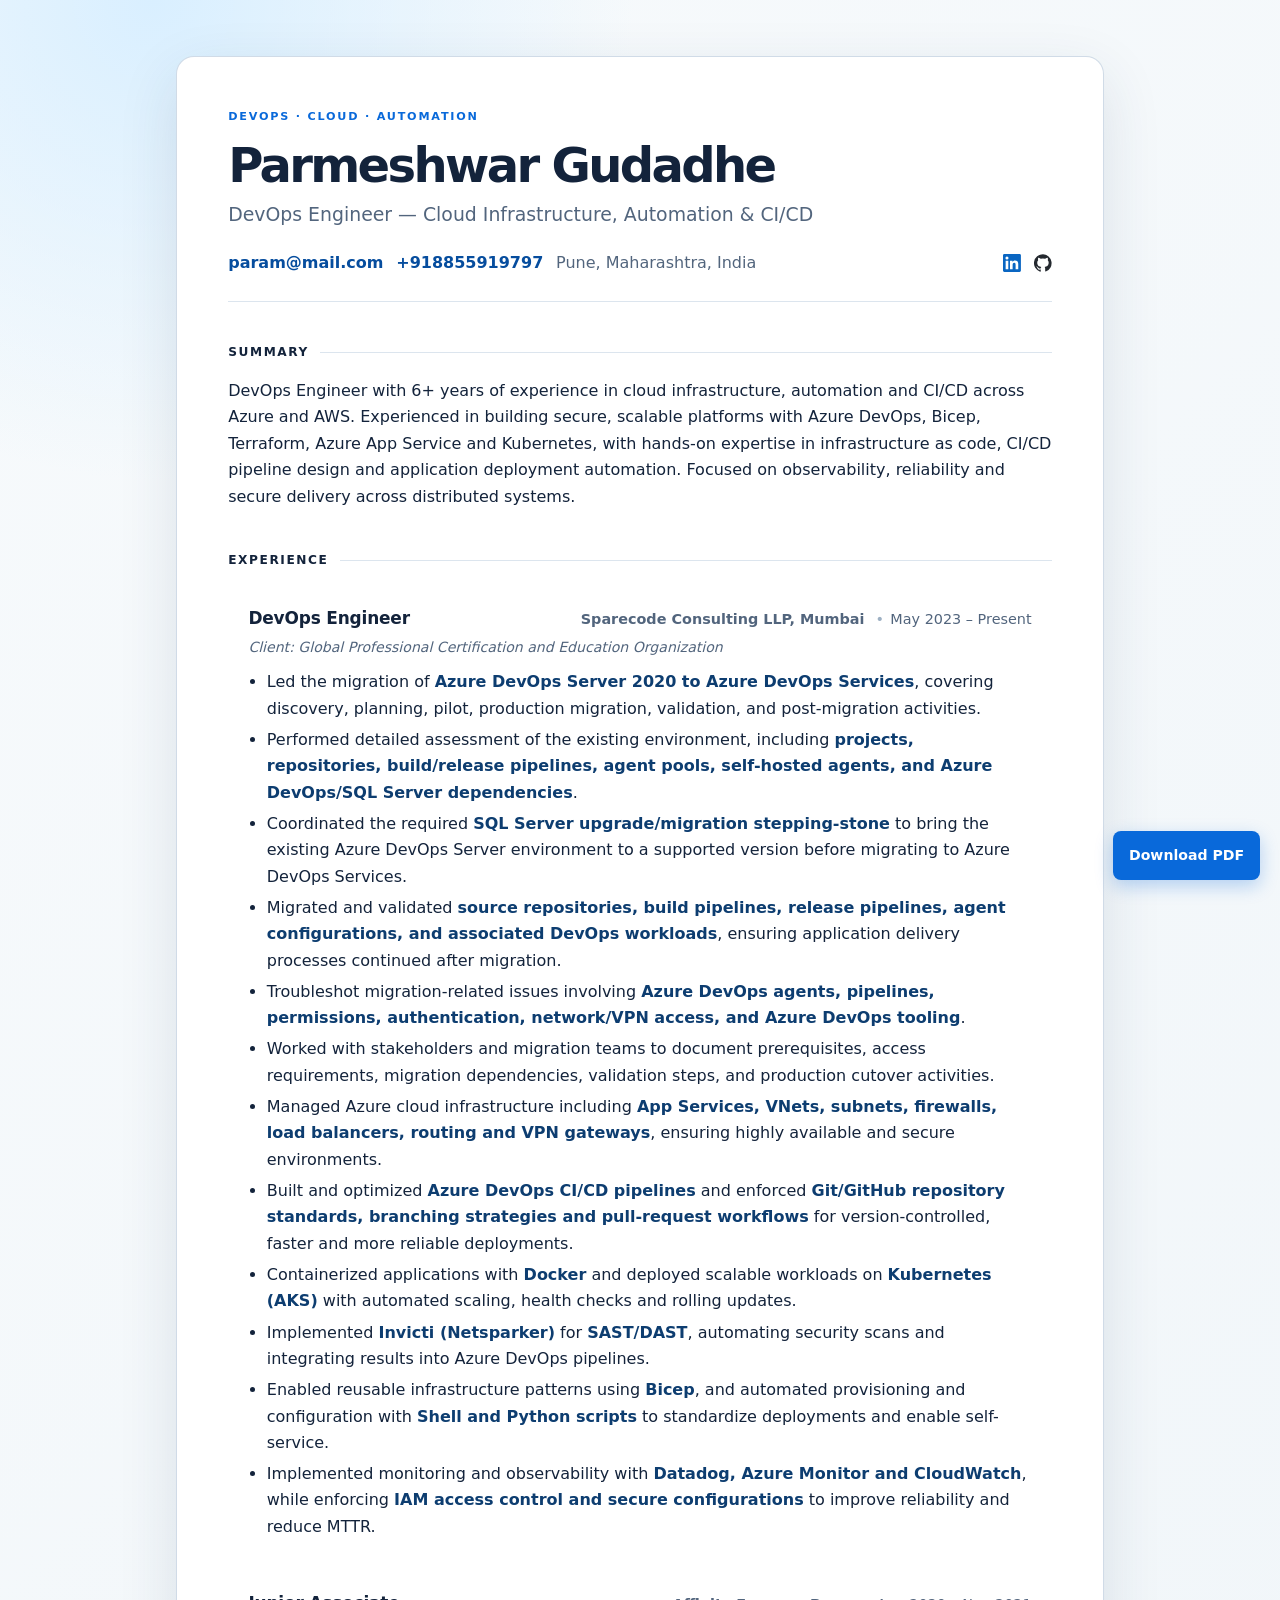
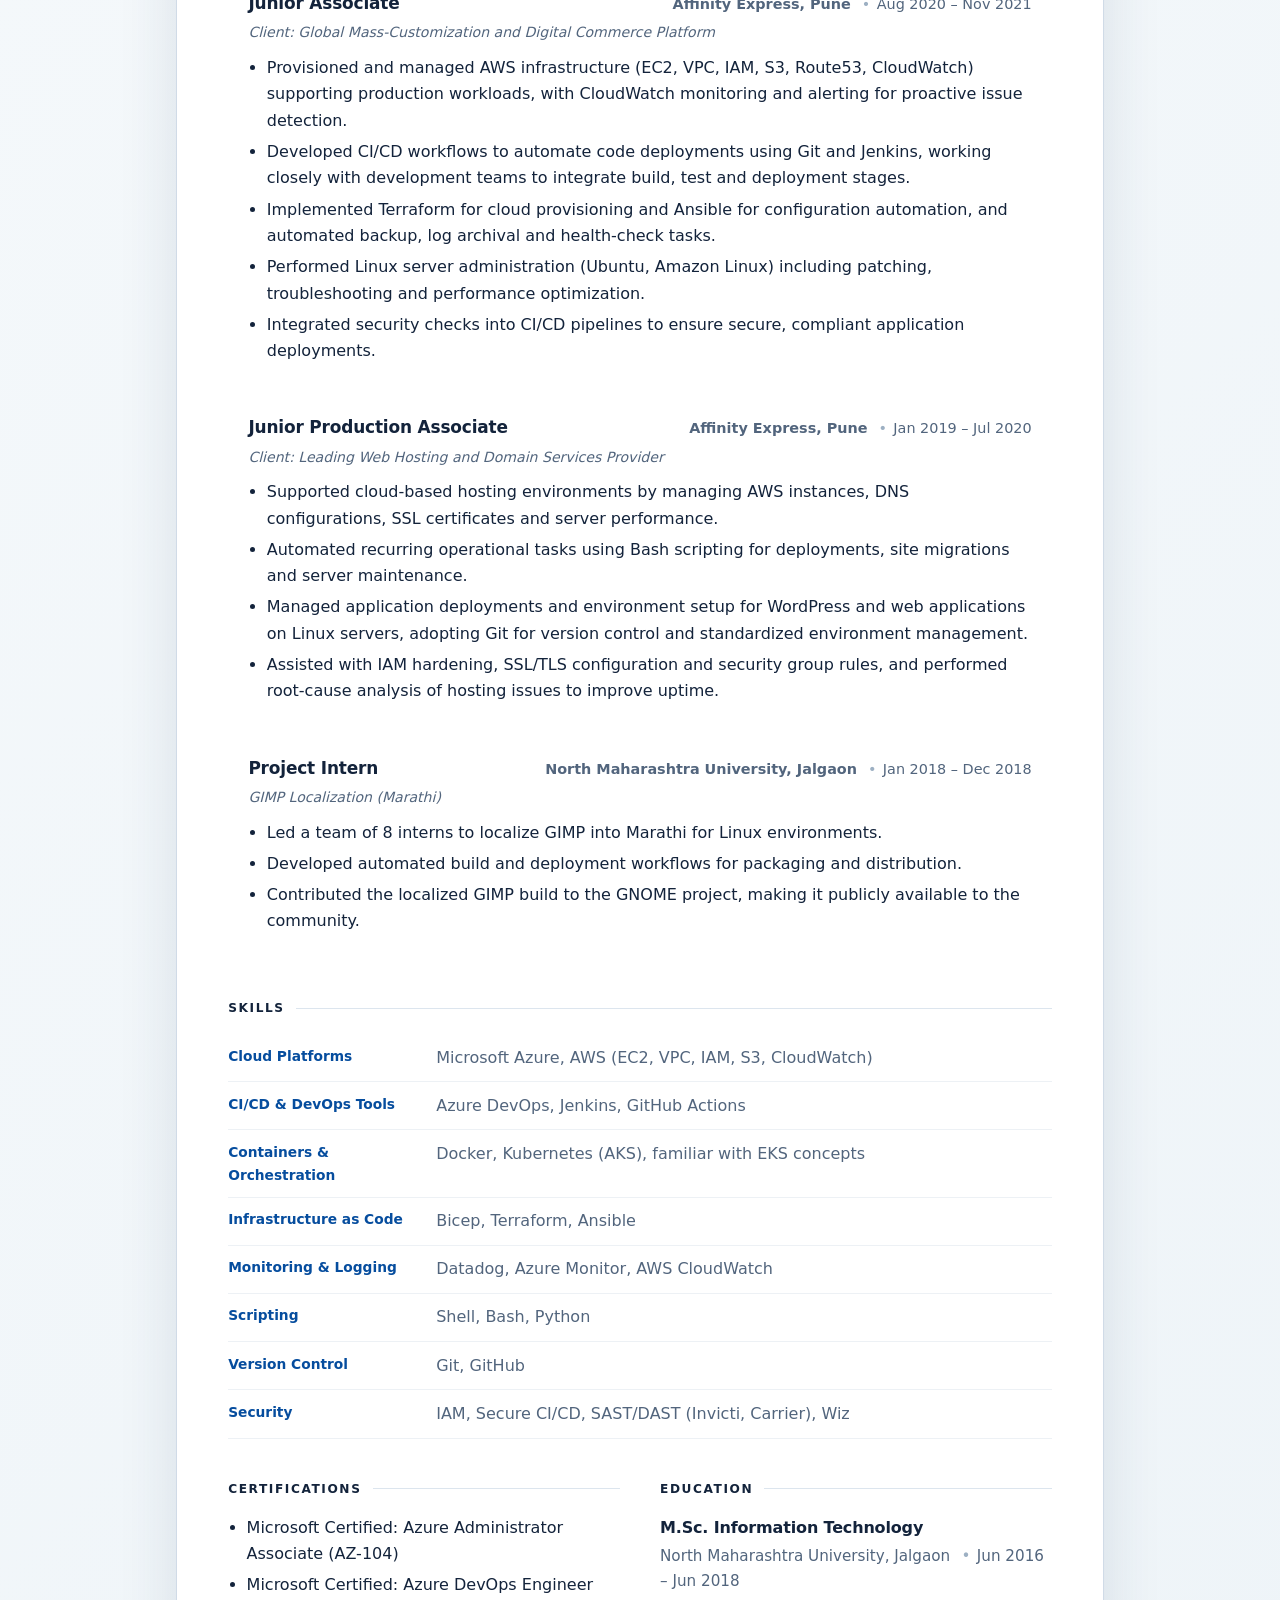
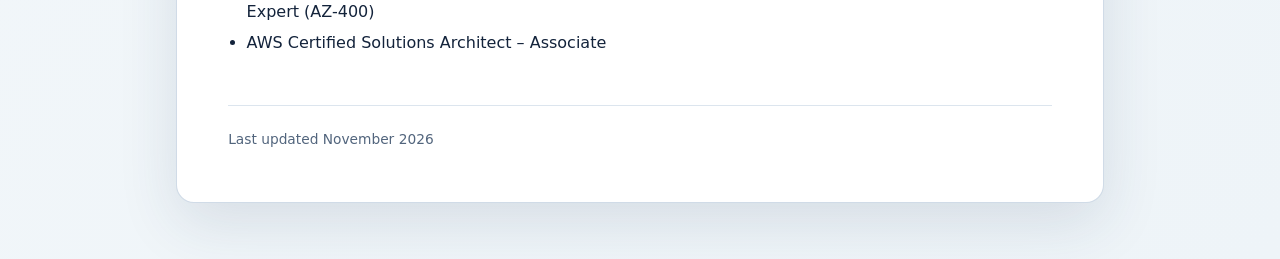
<file: index.html>
<!DOCTYPE html>
<html lang="en">
<head>
<meta charset="utf-8">
<meta name="viewport" content="width=device-width, initial-scale=1">
<title>Parmeshwar Gudadhe — DevOps Engineer Resume</title>
<meta name="description" content="Resume of Parmeshwar Gudadhe, DevOps Engineer with 6+ years of experience in cloud infrastructure, automation and CI/CD across AWS and Azure.">
<meta name="author" content="Parmeshwar Gudadhe">
<meta name="keywords" content="DevOps Engineer, Azure, AWS, Terraform, Bicep, Kubernetes, Docker, CI/CD, Azure DevOps, Jenkins, Ansible, Datadog">
<meta property="og:title" content="Parmeshwar Gudadhe — DevOps Engineer">
<meta property="og:description" content="DevOps Engineer specialising in cloud infrastructure, automation and CI/CD across AWS and Azure.">
<meta property="og:type" content="profile">
<link rel="stylesheet" href="style.css?v=20261126-2">
<link rel="icon" href="data:,">
<script type="application/ld+json">
{
  "@context": "https://schema.org",
  "@type": "Person",
  "name": "Parmeshwar Gudadhe",
  "jobTitle": "DevOps Engineer",
  "email": "mailto:param@mail.com",
  "telephone": "+918855919797",
  "url": "https://param.my.id",
  "sameAs": [
    "https://www.linkedin.com/in/parmeshwargudadhe/",
    "https://github.com/parmeshwargudadhe"
  ],
  "address": {
    "@type": "PostalAddress",
    "addressLocality": "Pune",
    "addressRegion": "Maharashtra",
    "addressCountry": "IN"
  },
  "alumniOf": {
    "@type": "CollegeOrUniversity",
    "name": "North Maharashtra University"
  },
  "knowsAbout": [
    "Microsoft Azure", "AWS", "Terraform", "Bicep", "Ansible",
    "Kubernetes", "Docker", "Azure DevOps", "Jenkins", "GitHub Actions",
    "Datadog", "Azure Monitor", "CloudWatch", "Python", "Bash", "Git",
    "CI/CD", "Infrastructure as Code", "IAM", "SAST", "DAST"
  ],
  "hasCredential": [
    {
      "@type": "EducationalOccupationalCredential",
      "name": "AWS Certified Solutions Architect - Associate"
    },
    {
      "@type": "EducationalOccupationalCredential",
      "name": "Microsoft Certified: Azure Administrator Associate (AZ-104)"
    },
    {
      "@type": "EducationalOccupationalCredential",
      "name": "Microsoft Certified: Azure DevOps Engineer Expert (AZ-400)"
    }
  ]
}
</script>
</head>
<body>
<div class="page">

  <header class="header">
    <div class="identity">
      <h1>Parmeshwar Gudadhe</h1>
      <p class="role">DevOps Engineer &mdash; Cloud Infrastructure, Automation &amp; CI/CD</p>
    </div>
    <div class="contact" aria-label="Contact information">
      <ul class="contact-left">
        <li class="c-mail"><a href="mailto:param@mail.com">param@mail.com</a></li>
        <li class="c-tel"><a href="tel:+918855919797">+918855919797</a></li>
        <li class="loc">Pune, Maharashtra, India</li>
      </ul>
      <ul class="contact-right">
        <li class="c-li"><a href="https://www.linkedin.com/in/parmeshwargudadhe/"><svg viewBox="0 0 24 24" aria-hidden="true" focusable="false"><path fill="currentColor" d="M20.45 20.45h-3.55v-5.57c0-1.33-.03-3.04-1.85-3.04-1.86 0-2.14 1.45-2.14 2.94v5.67H9.35V9h3.41v1.56h.05c.48-.9 1.64-1.85 3.37-1.85 3.6 0 4.27 2.37 4.27 5.46v6.28zM5.34 7.43a2.06 2.06 0 1 1 0-4.13 2.06 2.06 0 0 1 0 4.13zm1.78 13.02H3.55V9h3.57v11.45zM22.22 0H1.77C.79 0 0 .77 0 1.73v20.54C0 23.23.79 24 1.77 24h20.45c.98 0 1.78-.77 1.78-1.73V1.73C24 .77 23.2 0 22.22 0z"/></svg></a></li>
        <li class="c-gh"><a href="https://github.com/parmeshwargudadhe"><svg viewBox="0 0 24 24" aria-hidden="true" focusable="false"><path fill="currentColor" d="M12 .3a12 12 0 0 0-3.79 23.4c.6.11.82-.26.82-.58v-2.2c-3.34.72-4.04-1.61-4.04-1.61-.55-1.39-1.34-1.76-1.34-1.76-1.09-.74.08-.73.08-.73 1.21.09 1.84 1.24 1.84 1.24 1.07 1.83 2.81 1.3 3.5 1 .1-.78.42-1.31.76-1.61-2.67-.3-5.47-1.33-5.47-5.93 0-1.31.47-2.38 1.24-3.22-.13-.3-.54-1.52.1-3.18 0 0 1-.32 3.3 1.23a11.5 11.5 0 0 1 6 0c2.29-1.55 3.3-1.23 3.3-1.23.64 1.66.23 2.88.12 3.18.77.84 1.23 1.91 1.23 3.22 0 4.61-2.8 5.62-5.48 5.92.42.36.82 1.1.82 2.22v3.29c0 .32.21.69.82.57A12 12 0 0 0 12 .3z"/></svg></a></li>
      </ul>
    </div>
  </header>

  <section>
    <h2>Summary</h2>
    <p>
      DevOps Engineer with 6+ years of experience in cloud infrastructure, automation and
      CI/CD across Azure and AWS. Experienced in building secure, scalable platforms with
      Azure DevOps, Bicep, Terraform, Azure App Service and Kubernetes, with hands-on
      expertise in infrastructure as code, CI/CD pipeline design and application deployment
      automation. Focused on observability, reliability and secure delivery across distributed systems.
    </p>
  </section>

  <section>
    <h2>Experience</h2>

    <article class="entry">
      <div class="entry-head">
        <h3>DevOps Engineer</h3>
        <p class="meta">
          <span class="org">Sparecode Consulting LLP, Mumbai</span>
          <span class="dates">May 2023 &ndash; Present</span>
        </p>
      </div>
      <p class="client">Client: Global Professional Certification and Education Organization</p>
      <ul>
        <li>Led the migration of <strong>Azure DevOps Server 2020 to Azure DevOps Services</strong>, covering discovery, planning, pilot, production migration, validation, and post-migration activities.</li>
        <li>Performed detailed assessment of the existing environment, including <strong>projects, repositories, build/release pipelines, agent pools, self-hosted agents, and Azure DevOps/SQL Server dependencies</strong>.</li>
        <li>Coordinated the required <strong>SQL Server upgrade/migration stepping-stone</strong> to bring the existing Azure DevOps Server environment to a supported version before migrating to Azure DevOps Services.</li>
        <li>Migrated and validated <strong>source repositories, build pipelines, release pipelines, agent configurations, and associated DevOps workloads</strong>, ensuring application delivery processes continued after migration.</li>
        <li>Troubleshot migration-related issues involving <strong>Azure DevOps agents, pipelines, permissions, authentication, network/VPN access, and Azure DevOps tooling</strong>.</li>
        <li>Worked with stakeholders and migration teams to document prerequisites, access requirements, migration dependencies, validation steps, and production cutover activities.</li>
        <li>Managed Azure cloud infrastructure including <strong>App Services, VNets, subnets, firewalls, load balancers, routing and VPN gateways</strong>, ensuring highly available and secure environments.</li>
        <li>Built and optimized <strong>Azure DevOps CI/CD pipelines</strong> and enforced <strong>Git/GitHub repository standards, branching strategies and pull-request workflows</strong> for version-controlled, faster and more reliable deployments.</li>
        <li>Containerized applications with <strong>Docker</strong> and deployed scalable workloads on <strong>Kubernetes (AKS)</strong> with automated scaling, health checks and rolling updates.</li>
        <li>Implemented <strong>Invicti (Netsparker)</strong> for <strong>SAST/DAST</strong>, automating security scans and integrating results into Azure DevOps pipelines.</li>
        <li>Enabled reusable infrastructure patterns using <strong>Bicep</strong>, and automated provisioning and configuration with <strong>Shell and Python scripts</strong> to standardize deployments and enable self-service.</li>
        <li>Implemented monitoring and observability with <strong>Datadog, Azure Monitor and CloudWatch</strong>, while enforcing <strong>IAM access control and secure configurations</strong> to improve reliability and reduce MTTR.</li>
      </ul>
    </article>

    <article class="entry">
      <div class="entry-head">
        <h3>Junior Associate</h3>
        <p class="meta">
          <span class="org">Affinity Express, Pune</span>
          <span class="dates">Aug 2020 &ndash; Nov 2021</span>
        </p>
      </div>
      <p class="client">Client: Global Mass-Customization and Digital Commerce Platform</p>
      <ul>
        <li>Provisioned and managed AWS infrastructure (EC2, VPC, IAM, S3, Route53, CloudWatch) supporting production workloads, with CloudWatch monitoring and alerting for proactive issue detection.</li>
        <li>Developed CI/CD workflows to automate code deployments using Git and Jenkins, working closely with development teams to integrate build, test and deployment stages.</li>
        <li>Implemented Terraform for cloud provisioning and Ansible for configuration automation, and automated backup, log archival and health-check tasks.</li>
        <li>Performed Linux server administration (Ubuntu, Amazon Linux) including patching, troubleshooting and performance optimization.</li>
        <li>Integrated security checks into CI/CD pipelines to ensure secure, compliant application deployments.</li>
      </ul>
    </article>

    <article class="entry">
      <div class="entry-head">
        <h3>Junior Production Associate</h3>
        <p class="meta">
          <span class="org">Affinity Express, Pune</span>
          <span class="dates">Jan 2019 &ndash; Jul 2020</span>
        </p>
      </div>
      <p class="client">Client: Leading Web Hosting and Domain Services Provider</p>
      <ul>
        <li>Supported cloud-based hosting environments by managing AWS instances, DNS configurations, SSL certificates and server performance.</li>
        <li>Automated recurring operational tasks using Bash scripting for deployments, site migrations and server maintenance.</li>
        <li>Managed application deployments and environment setup for WordPress and web applications on Linux servers, adopting Git for version control and standardized environment management.</li>
        <li>Assisted with IAM hardening, SSL/TLS configuration and security group rules, and performed root-cause analysis of hosting issues to improve uptime.</li>
      </ul>
    </article>

    <article class="entry">
      <div class="entry-head">
        <h3>Project Intern</h3>
        <p class="meta">
          <span class="org">North Maharashtra University, Jalgaon</span>
          <span class="dates">Jan 2018 &ndash; Dec 2018</span>
        </p>
      </div>
      <p class="client">GIMP Localization (Marathi)</p>
      <ul>
        <li>Led a team of 8 interns to localize GIMP into Marathi for Linux environments.</li>
        <li>Developed automated build and deployment workflows for packaging and distribution.</li>
        <li>Contributed the localized GIMP build to the GNOME project, making it publicly available to the community.</li>
      </ul>
    </article>
  </section>

  <section>
    <h2>Skills</h2>

    <div class="skill-group">
      <h3>Cloud Platforms</h3>
      <p>Microsoft Azure, AWS (EC2, VPC, IAM, S3, CloudWatch)</p>
    </div>
    <div class="skill-group">
      <h3>CI/CD &amp; DevOps Tools</h3>
      <p>Azure DevOps, Jenkins, GitHub Actions</p>
    </div>
    <div class="skill-group">
      <h3>Containers &amp; Orchestration</h3>
      <p>Docker, Kubernetes (AKS), familiar with EKS concepts</p>
    </div>
    <div class="skill-group">
      <h3>Infrastructure as Code</h3>
      <p>Bicep, Terraform, Ansible</p>
    </div>
    <div class="skill-group">
      <h3>Monitoring &amp; Logging</h3>
      <p>Datadog, Azure Monitor, AWS CloudWatch</p>
    </div>
    <div class="skill-group">
      <h3>Scripting</h3>
      <p>Shell, Bash, Python</p>
    </div>
    <div class="skill-group">
      <h3>Version Control</h3>
      <p>Git, GitHub</p>
    </div>
    <div class="skill-group">
      <h3>Security</h3>
      <p>IAM, Secure CI/CD, SAST/DAST (Invicti, Carrier), Wiz</p>
    </div>
  </section>

  <section class="two-up">
    <div>
      <h2>Certifications</h2>
      <ul class="certs">
        <li>Microsoft Certified: Azure Administrator Associate (AZ-104)</li>
        <li>Microsoft Certified: Azure DevOps Engineer Expert (AZ-400)</li>
        <li>AWS Certified Solutions Architect &ndash; Associate</li>
      </ul>
    </div>
    <div>
      <h2>Education</h2>
      <article class="entry">
        <div class="entry-head">
          <h3>M.Sc. Information Technology</h3>
          <p class="meta">
            <span class="org">North Maharashtra University, Jalgaon</span>
            <span class="dates">Jun 2016 &ndash; Jun 2018</span>
          </p>
        </div>
      </article>
    </div>
  </section>

  <footer class="footer">
    <p>Last updated November 2026</p>
  </footer>

</div>
<a class="resume-download" href="Parmeshwar-Gudadhe-Resume.pdf" download>Download PDF</a>
</body>
</html>
</file>
<file: style.css>
:root {
  --canvas: #eef4f8;
  --surface: #ffffff;
  --ink: #13233b;
  --muted: #52657d;
  --line: #dce5ee;
  --brand: #0969da;
  --brand-dark: #064d9e;
}
* { box-sizing: border-box; }
html { -webkit-text-size-adjust: 100%; }
body {
  margin: 0; padding: 3.5rem 1.25rem; color: var(--ink);
  background: radial-gradient(circle at 12% 0%, #d9efff 0, transparent 30rem), linear-gradient(135deg, #f7fafc, var(--canvas));
  font: 16px/1.65 Inter, ui-sans-serif, system-ui, -apple-system, BlinkMacSystemFont, "Segoe UI", sans-serif;
  -webkit-print-color-adjust: exact; print-color-adjust: exact;
}
.page { max-width: 58rem; margin: 0 auto; padding: clamp(1.5rem, 4vw, 3.25rem); background: var(--surface); border: 1px solid rgba(151,175,201,.45); border-radius: 18px; box-shadow: 0 20px 60px rgba(32,61,94,.12); }
.header { padding: 0 0 1.55rem; border-bottom: 1px solid var(--line); }
.header::before { content: "DEVOPS · CLOUD · AUTOMATION"; display: block; margin-bottom: .85rem; color: var(--brand); font-size: .7rem; font-weight: 800; letter-spacing: .16em; }
.identity h1 { margin: 0; font-size: clamp(2rem, 5vw, 3rem); letter-spacing: -.055em; line-height: 1.05; }
.role { margin: .5rem 0 0; color: var(--muted); font-size: clamp(1rem, 2vw, 1.18rem); }
.resume-download { position: fixed; right: 1.25rem; bottom: 1.25rem; z-index: 10; display: inline-flex; padding: .8rem 1rem; border-radius: 8px; background: var(--brand); color: #fff; box-shadow: 0 6px 18px rgba(9,105,218,.28); font-size: .88rem; font-weight: 750; text-decoration: none; white-space: nowrap; }
.resume-download:hover, .resume-download:focus-visible { background: var(--brand-dark); color: #fff; }
.contact, .contact-left, .contact-right { display: flex; align-items: center; gap: .4rem .8rem; }
.contact { justify-content: space-between; margin: 1.25rem 0 0; }
.contact-left, .contact-right { flex-wrap: wrap; margin: 0; padding: 0; list-style: none; }
.contact-right { justify-content: flex-end; }
.contact li { white-space: nowrap; }
.contact a { color: inherit; text-decoration: none; }
.contact a:hover, .contact a:focus-visible { color: var(--brand); text-decoration: underline; }
.contact a:focus-visible { outline: 2px solid var(--brand); outline-offset: 3px; border-radius: 2px; }
.contact svg { display: block; width: 1.12rem; height: 1.12rem; }
.c-mail, .c-tel { color: var(--brand-dark); font-weight: 600; }
.loc { color: var(--muted); } .c-li { color: #0a66c2; } .c-gh { color: #24292f; }
section { margin-top: 2.5rem; }
section > h2, .two-up h2 { display: flex; align-items: center; gap: .7rem; margin: 0 0 1rem; color: var(--ink); font-size: .76rem; font-weight: 800; letter-spacing: .13em; text-transform: uppercase; }
section > h2::after, .two-up h2::after { content: ""; height: 1px; flex: 1; background: var(--line); }
p { margin: 0 0 .65rem; }
.entry { padding: 1.1rem 1.2rem; border: 1px solid transparent; border-radius: 12px; }
.entry + .entry { margin-top: .5rem; }
.entry:hover { border-color: #d8e7f5; background: #fbfdff; }
.entry-head { display: flex; flex-wrap: wrap; align-items: baseline; justify-content: space-between; gap: .2rem 1rem; }
.entry h3 { margin: 0; font-size: 1.06rem; letter-spacing: -.01em; }
.meta { margin: 0; color: var(--muted); font-size: .9rem; white-space: nowrap; }
.org { font-weight: 650; } .dates::before { content: "•"; margin: 0 .4rem; color: #9db0c3; }
.client { margin: .2rem 0 0; color: var(--muted); font-size: .88rem; font-style: italic; }
.entry ul { margin: .65rem 0 0; padding-left: 1.15rem; } .entry li { margin: .3rem 0; }
strong { color: #0d3d70; }
.skill-group { display: grid; grid-template-columns: minmax(10rem, 12rem) 1fr; gap: .5rem 1rem; align-items: start; padding: .65rem 0; border-bottom: 1px solid #edf1f5; }
.skill-group h3 { margin: 0; color: var(--brand-dark); font-size: .86rem; } .skill-group p { margin: 0; color: var(--muted); }
.two-up { display: grid; grid-template-columns: repeat(2, minmax(0, 1fr)); gap: 2.5rem; } .two-up > div { min-width: 0; }
.two-up .entry { padding: 0; border: 0; border-radius: 0; }
.two-up .entry:hover { background: transparent; }
.two-up .meta { white-space: normal; }
.two-up .entry h3 { font-size: 1rem; font-weight: 600; }
.two-up .meta { font-size: .95rem; }
.two-up .org { font-weight: 400; }
.certs { margin: 0; padding-left: 1.15rem; } .certs li { margin: .3rem 0; }
.footer { display: flex; flex-wrap: wrap; align-items: center; gap: .8rem 1rem; margin-top: 2.75rem; padding-top: 1.4rem; border-top: 1px solid var(--line); color: var(--muted); font-size: .86rem; }
.footer p { margin: 0; } .updated { margin-left: auto; }
.btn { display: inline-block; padding: .62rem 1rem; border-radius: 8px; background: var(--brand); color: #fff; font-weight: 750; text-decoration: none; box-shadow: 0 4px 10px rgba(9,105,218,.2); }
.btn:hover, .btn:focus-visible { background: var(--brand-dark); color: #fff; text-decoration: none; }
.linkish { padding: 0; border: 0; background: none; color: var(--muted); font: inherit; text-decoration: underline; cursor: pointer; }
.linkish:hover, .linkish:focus-visible { color: var(--brand); } .print-only { display: none; }
@media (max-width: 40rem) {
  body { padding: 0; background: var(--surface); } .page { padding: 1.5rem 1.1rem; border: 0; border-radius: 0; box-shadow: none; }
  .contact { align-items: flex-start; flex-direction: column; } .contact-right { justify-content: flex-start; } .meta { white-space: normal; }
  .entry { padding: 1rem 0; } .two-up { grid-template-columns: 1fr; gap: 1.8rem; } .skill-group { grid-template-columns: 1fr; gap: .2rem; }
  .updated { margin-left: 0; flex-basis: 100%; }
}
@page { size: A4; margin: 13mm 14mm; }
@media print {
  :root { --surface: #fff; --ink: #000; --muted: #333; --line: #ccc; --brand: #000; --brand-dark: #000; }
  body { padding: 0; background: #fff; font-size: 10.5pt; line-height: 1.4; } .page { max-width: none; padding: 0; border: 0; border-radius: 0; box-shadow: none; }
  .header { padding-bottom: .7rem; } .header::before { display: none; } .identity h1 { font-size: 1.4rem; } .role { margin-top: .2rem; font-size: 1rem; } .contact { margin-top: .4rem; font-size: 9.5pt; }
  section { margin-top: .95rem; }
  section > h2, .two-up h2 { display: block; margin-bottom: .5rem; padding-bottom: .3rem; border-bottom: 1px solid var(--line); }
  section > h2::after, .two-up h2::after { display: none; }
  .entry { padding: 0; border: 0; border-radius: 0; } .entry + .entry { margin-top: .7rem; } .entry:hover { background: transparent; }
  .entry ul { margin-top: .25rem; } .entry li { margin: .15rem 0; } .skill-group { padding: .1rem 0; border: 0; }
  .two-up { display: block !important; }
  .two-up > div { display: block !important; width: 100% !important; }
  .two-up > div + div { margin-top: 1rem; }
  .two-up .entry h3, .two-up .meta { font-size: 1em; }
  strong { color: #000; } a { color: #000; text-decoration: none; }
  .c-mail a, .c-tel a { color: #1f5fd0; }
  .footer { display: none; }
  .resume-download { display: none; } .entry, .skill-group, .certs li, .two-up > div { break-inside: avoid; }
}
</file>
